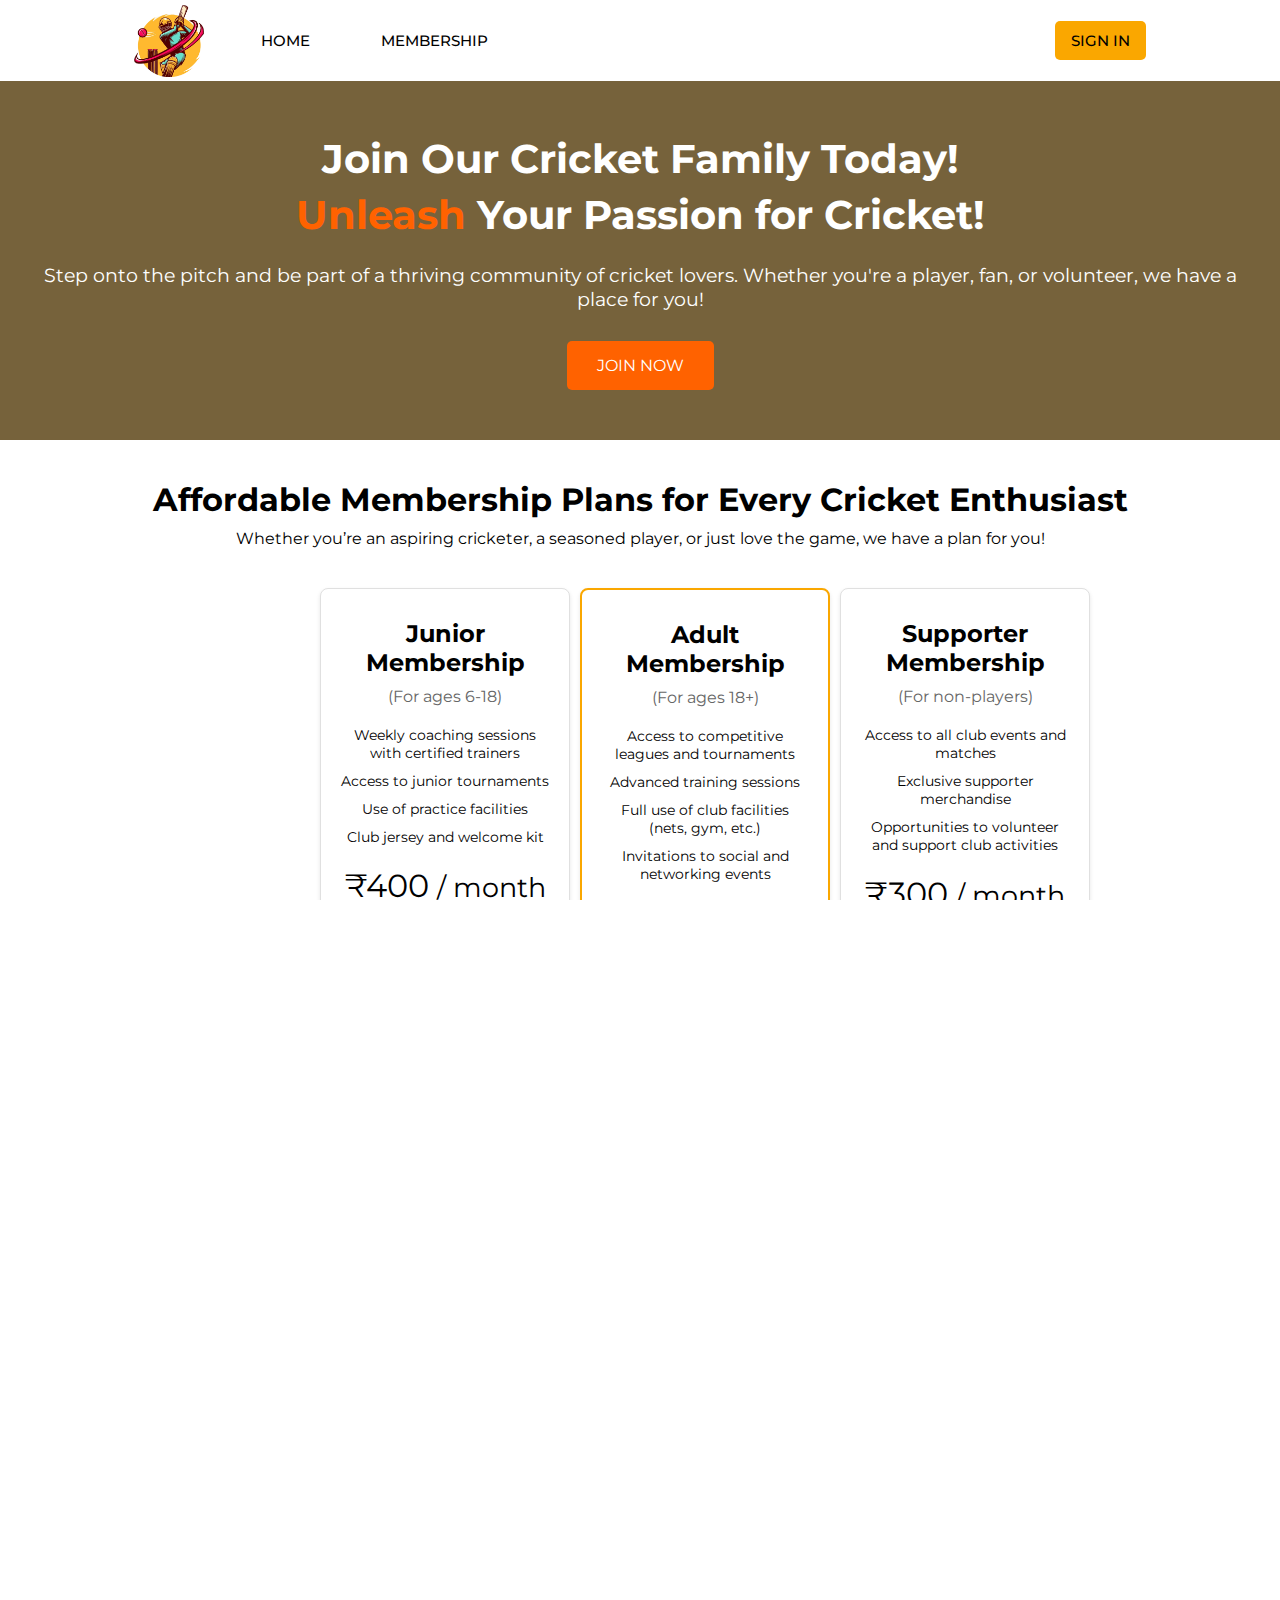
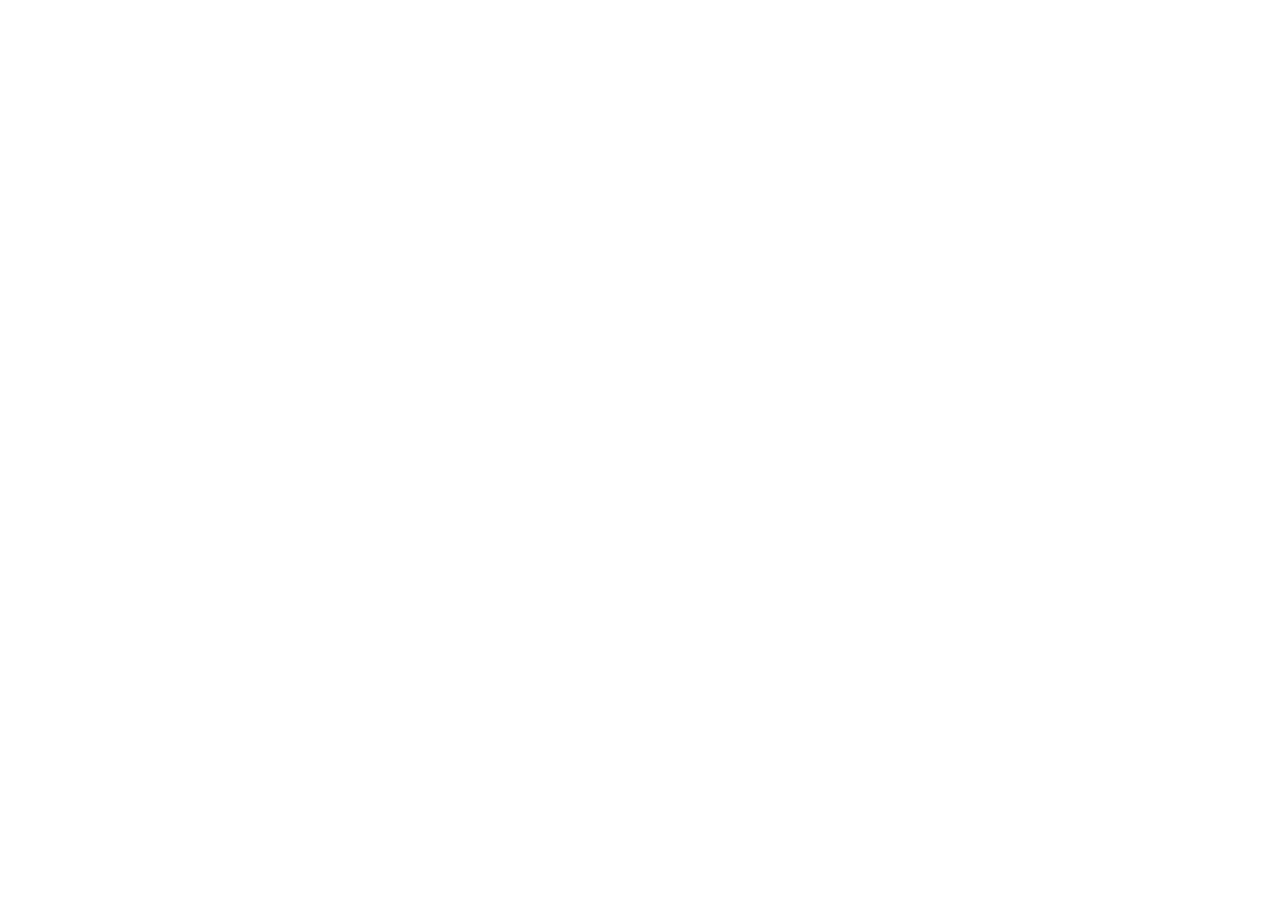
<file: Cricket/public/join.html>
<!DOCTYPE html>
<html lang="en">
<head>
    <meta charset="UTF-8">
    <meta name="viewport" content="width=device-width, initial-scale=1.0">
    <title>Register Now</title>
    <link rel="shortcut icon" href="./src/img/favicon.png" type="image/x-icon">
    <link rel="preconnect" href="https://fonts.googleapis.com">
    <link rel="preconnect" href="https://fonts.gstatic.com" crossorigin>
    <link href="https://fonts.googleapis.com/css2?family=Montserrat:ital,wght@0,100..900;1,100..900&display=swap"
        rel="stylesheet">
    <link rel="stylesheet" href="join.css">
</head>
<body>
    <!-- <video muted loop autoplay src="./src/backgroundVideo.mp4"></video> -->
    <div id="nav">
      <img class="logo-img" src="./src/img/logo.png" alt="Logo">
      <h4><a href="index.html">HOME</a></h4>
      <!-- <h4><a href="#">CRICKET LESSONS</a></h4> -->
      <h4><a href="join.html">MEMBERSHIP</a></h4>
      <h4 class="sign-in"><a href="sign.html">SIGN IN</a></h4>
  </div>
  

    <div id="starttxt">
    <header class="hero-section">
        <h1>Join Our Cricket Family Today!<br> <span class="highlight">Unleash</span> Your Passion for Cricket!</h1>
        <p>Step onto the pitch and be part of a thriving community of cricket lovers. Whether you're a player, fan, or volunteer, we have a place for you!</p>
        <button class="cta-button"><a href="./registration.html">JOIN NOW</a></button>
    </header>

    <section class="partner-section">
        <h2>Affordable Membership Plans for Every Cricket Enthusiast</h2>
        <p>Whether you’re an aspiring cricketer, a seasoned player, or just love the game, we have a plan for you!</p>
    </section>
    </div>


    <div class="pricing-container">
      <!-- Basic Plan -->
      <div class="pricing-plan">
        <!-- <div class="icon">🛴</div> -->
        <h3>Junior Membership</h3>
        <p>(For ages 6-18)</p>
        <ul>
          <li>Weekly coaching sessions with certified trainers </li>
          <li>Access to junior tournaments</li>
          <li>Use of practice facilities</li>
          <li>Club jersey and welcome kit</li>
        </ul>
        <div class="price">₹400 <small>/ month</small></div>
        <button><a href="./registration.html">Pay monthly</a></button>
      </div>
  
      <!-- Standard Plan -->
      <div class="pricing-plan most-popular">
        <!-- <div class="icon">🛵</div> -->
        <h3>Adult Membership</h3>
        <p>(For ages 18+)</p>
        <ul>
          <li>Access to competitive leagues and tournaments</li>
          <li>Advanced training sessions</li>
          <li>Full use of club facilities (nets, gym, etc.)</li>
          <li>Invitations to social and networking events</li>
        </ul>
        <div class="price">₹800 <small>/ month</small></div>
        <button><a href="./registration.html">Pay monthly</a></button>
      </div>
  
      <!-- Premium Plan -->
      <div class="pricing-plan">
        <!-- <div class="icon">🏍️</div> -->
        <h3>Supporter Membership</h3>
        <p>(For non-players)</p>
        <ul>
          <li>Access to all club events and matches</li>
          <li>Exclusive supporter merchandise</li>
          <li>Opportunities to volunteer and support club activities</li>
        </ul>
        <div class="price">₹300 <small>/ month</small></div>
        <button><a href="./registration.html">Pay monthly</a></button>
      </div></div>


      
      <div class="container1">
        <div id="container1_txt"><h1>Why Join</h1><h1 class="highlight" > MAHARAJA CRICKET CLUB?</h1><h1> Discover the Difference!</h1>
        <p>Transform your cricket journey with unparalleled opportunities and unmatched benefits</p>
      </div><br>
        <div class="content">
            <!-- Features Section -->
            <div class="features">
                <div class="feature-item">
                    <img src="./src/img/wallet-money.svg" alt="Low-cost fees">
                    <h3>Exclusive Member Perks</h3>
                    <p>Unlock discounts on cricket gear, access to workshops, and free passes to premium cricket events</p>
                </div>
                <div class="feature-item">
                    <img src="./src/img/scheduled-payouts.svg" alt="Payment Processing">
                    <h3>Pathway to Professional Cricket</h3>
                    <p>Get noticed by top selectors and scouts through our talent development programs and partnerships with professional teams

                    </p>
                </div>
                <div class="feature-item">
                    <img src="./src/img/payment-marketplace.svg" alt="Scheduled Payouts">
                    <h3>Community & Networking</h3>
                    <p>Become part of a passionate cricket community where you can meet like-minded players and make lifelong connections</p>
                </div>
            </div>
            
            <!-- Image Section -->
            <div class="image-section">
                <img src="./src/img/club.jpg" alt="Payout Schedule Example">
            </div>
        </div>
    </div>
    <div id="signup_txt"><button class="cta-button"><a href="./registration.html">SIGN UP</a></button></div>


    <div class="faq-section">
      <!-- <h1>Ask Kotak811</h1> -->
       <br>
      <h2>Frequently Asked Questions</h2>
      <br>
      <div class="faq-item">
        <button onclick="toggleAnswer(this)">1. Can I upgrade my membership later?</button>
        <p class="answer">Yes! You can easily upgrade to a different plan at any time.</p>
      </div>
      <div class="faq-item">
        <button onclick="toggleAnswer(this)">2. Do I need prior cricket experience to join?</button>
        <p class="answer">Not at all! We welcome players of all levels, from beginners to seasoned professionals.</p>
      </div>
      <div class="faq-item">
        <button onclick="toggleAnswer(this)">3. Is there a trial period?</button>
        <p class="answer">Yes, you can join one-week trial session before committing to a full membership.</p>
      </div>
      <div class="faq-item">
        <button onclick="toggleAnswer(this)">4. What is the duration of each training session?</button>
        <p class="answer">Training sessions typically last 1.5 to 2 hours depending on your age group and skill level. However, we also offer flexible training schedules to suit your availability.</p>
      </div>
      <div class="faq-item">
        <button onclick="toggleAnswer(this)">5. How do I get in touch with my coach or team captain?</button>
        <p class="answer">Once you're a member, you'll have access to our member portal, where you can directly message your coach or team captain. You can also communicate by contacting the club directly.</p>
      </div>
    </div>
    <hr>
    

    <footer class="footer-section">
      <div class="container">
        <div class="footer-content">
          <!-- About Section -->
          <div class="footer-about">
            <h3>About Us</h3>
            <p>
              Welcome to MAHARAJA CRICKET CLUB, a place where passion meets
              professionalism. Join us to hone your skills, participate in
              exciting matches, and be part of a vibrant cricketing community.
            </p>
          </div>
    
          <!-- Quick Links Section -->
          <div class="footer-links">
            <h3>Quick Links</h3>
            <ul>
              <li><a href="/sign.html">Login</a></li>
              <li><a href="/index.html">Home</a></li>
              <li><a href="#facilities">About</a></li>
              <li><a href="#contact">Contact</a></li>
            </ul>
          </div>
    
          <!-- Contact Section -->
          <div class="footer-contact">
            <h3>Contact Us</h3>
            <p><strong>Email:</strong> info@yourcricketclub.com</p>
            <p><strong>Phone:</strong> +123 456 7890</p>
            <p><strong>Address:</strong> 123 Cricket Lane, Sports City</p>
          </div>
        </div>
    
        <div class="footer-bottom">
          <p>&copy; 2024 MAHARAJA CRICKET CLUB. All Rights Reserved.</p>
        </div>
      </div>
    </footer>
    



    <script>
      function toggleAnswer(button) {
        const answer = button.nextElementSibling;
        if (answer.style.display === "block") {
          answer.style.display = "none";
        } else {
          answer.style.display = "block";
        }
      }
    </script>
</body>
</html>
</file>
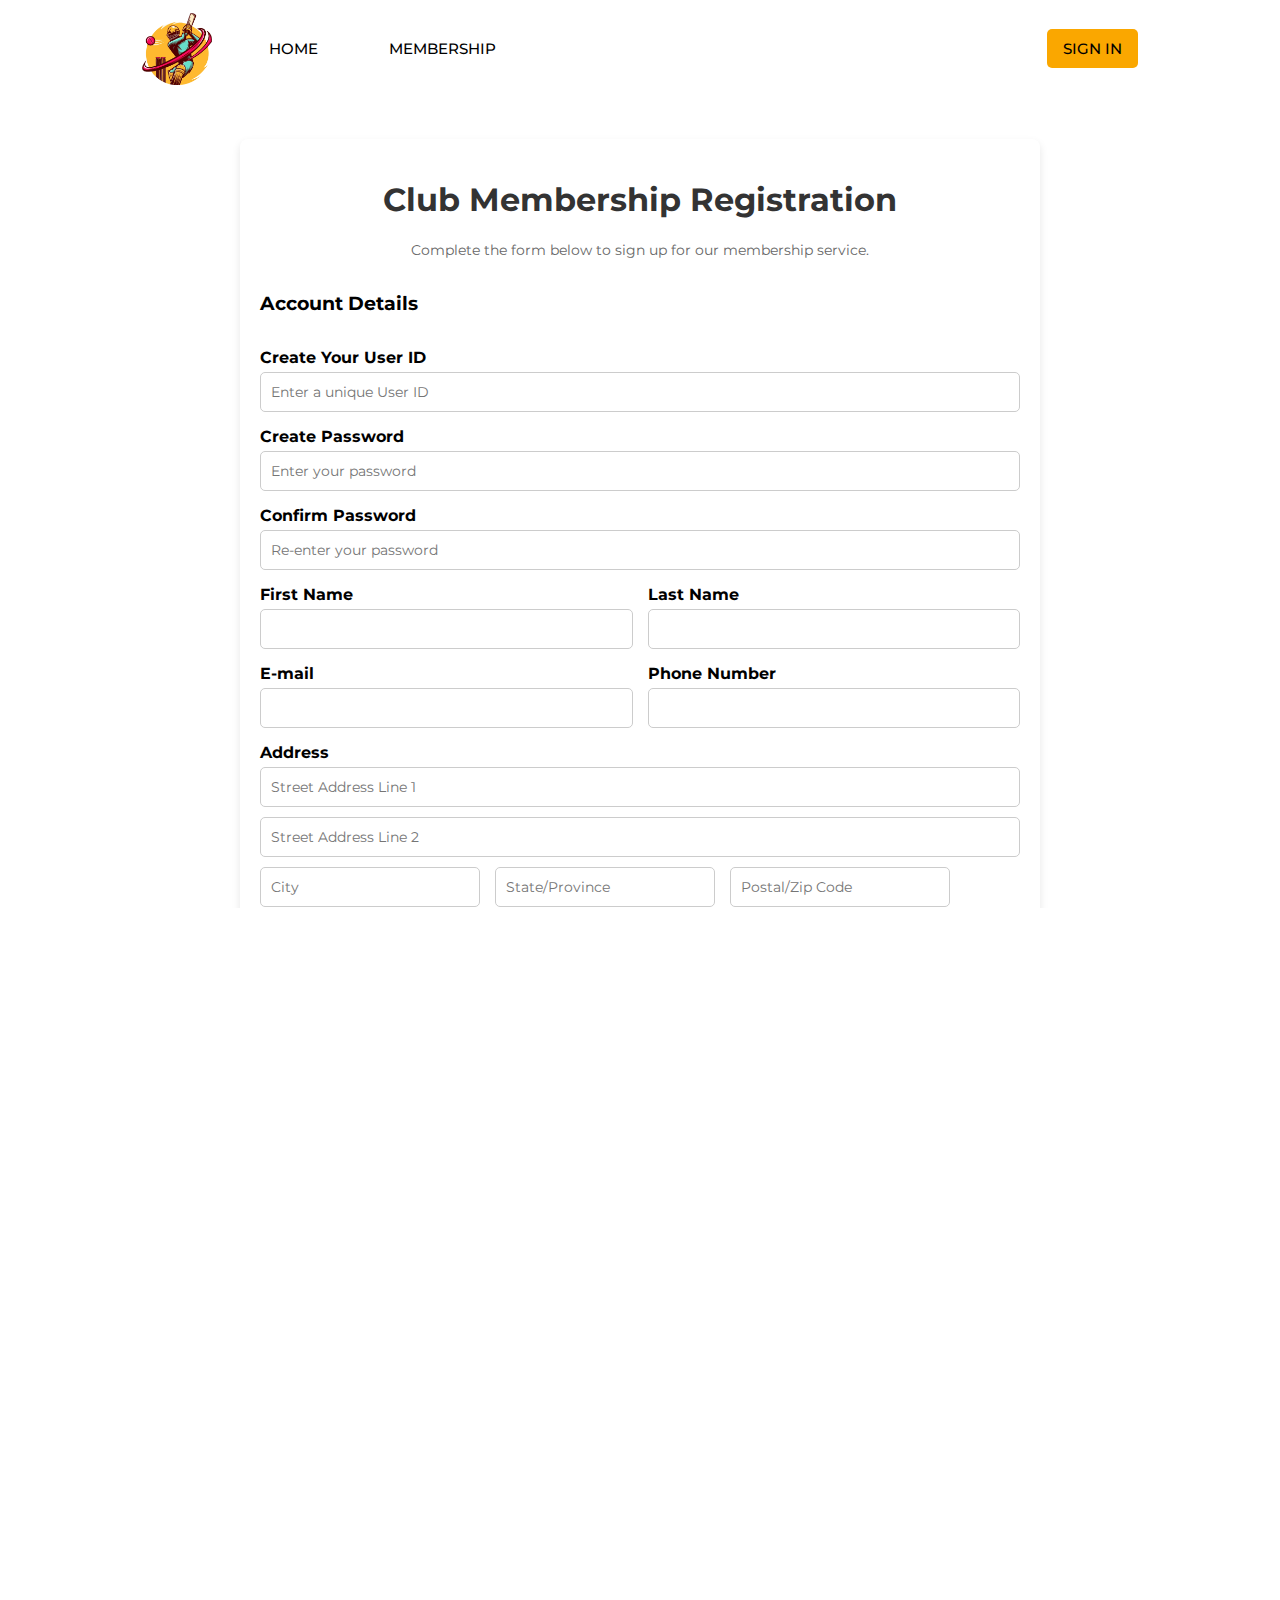
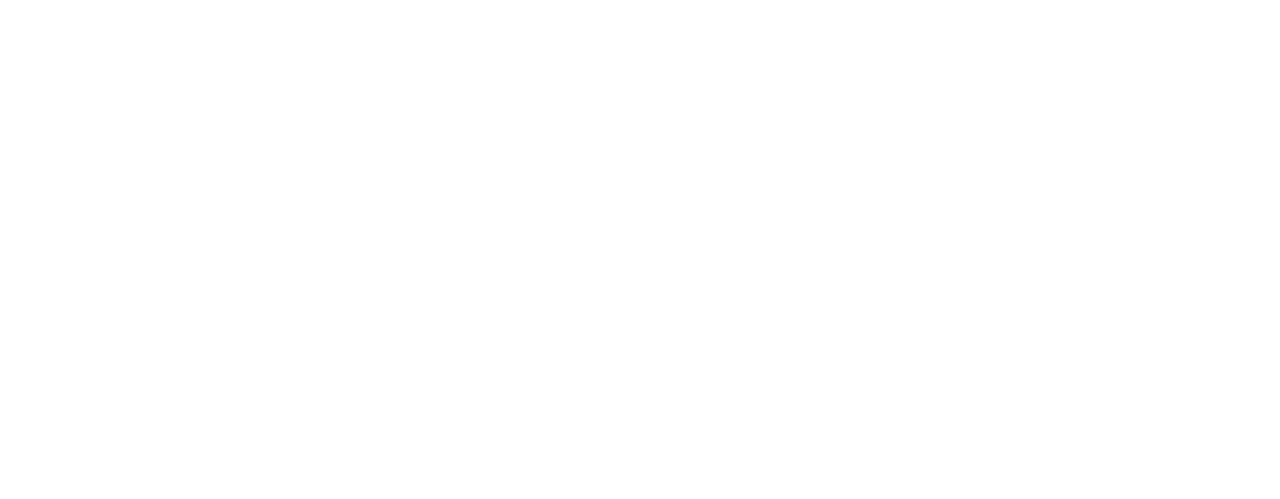
<file: Cricket/public/registration.html>
<!DOCTYPE html>
<html lang="en">
<head>
    <meta charset="UTF-8">
    <meta name="viewport" content="width=device-width, initial-scale=1.0">
    <title>Club Membership Registration</title>
    <link rel="shortcut icon" href="./src/img/favicon.png" type="image/x-icon">
    <link rel="preconnect" href="https://fonts.googleapis.com">
    <link rel="preconnect" href="https://fonts.gstatic.com" crossorigin>
    <link href="https://fonts.googleapis.com/css2?family=Montserrat:ital,wght@0,100..900;1,100..900&display=swap"
        rel="stylesheet">
<style>
        
* {
    box-sizing: border-box;
    font-family: montserrat;
}

body,
html {
    height: 100%;
    overflow-x: hidden
}
  
body::-webkit-scrollbar {
    display: block;
    width: .5vw;
    background: #fff
}
  
  /* body::-webkit-scrollbar-thumb {
    background-color: #d2691e;
    border-radius: .2vw
  } */
#nav {
    display: flex;
    z-index: 100;
    height: 9vh;
    gap: 3.25vw;
    padding: 0 10.5vw;
    justify-items: flex-start;
    align-items: center;
    transition: .1s linear;
}
#nav a {
  text-decoration: none;
}

#nav .sign-in {
  margin-left: auto;
  background-color: #faa700;
  padding: 10px 1px; 
  border-radius: 5px; 
}


#nav .sign-in a:hover {
  background-color: #d2691e;
  color: #ffffff;
  box-shadow: 0 4px 10px rgba(255, 0, 0, 0.5);
}

#nav h4 a {
  text-decoration: none;
  color: #000; 
  padding: 10px 15px; 
  border-radius: 5px; 
}

#nav h4 a:hover {
  background-color: #edecec; 
}

#nav a:visited {
  color: #000;
}

#nav h4 {
    font-size: 95%;
    font-weight: 500;
    transition: .2s linear;
}

#nav h4:hover {
    color: var(--hov);
    text-shadow: 2px 2px 6px #000;
}

.logo-img {
    height: 8vh
}

.logo-img:hover {
    height: 11vh
}

.container {
    max-width: 800px;
    margin: 50px auto;
    padding: 20px;
    background: white;
    box-shadow: 0 4px 8px rgba(0, 0, 0, 0.1);
    border-radius: 8px;
}
h1 {
    text-align: center;
    color: #333;
}
p {
    text-align: center;
    color: #666;
    font-size: 14px;
}
form {
    display: flex;
    flex-direction: column;
    gap: 15px;
}
.form-group {
    display: flex;
    flex-direction: column;
}
label {
    font-weight: bold;
    margin-bottom: 5px;
}
input[type="text"],
input[type="email"],
input[type="tel"],
input[type="password"],
select,
textarea {
    padding: 10px;
    font-size: 14px;
    border: 1px solid #ccc;
    border-radius: 5px;
}
.form-row {
    display: flex;
    gap: 15px;
}
.form-row .form-group {
    flex: 1;
}
.radio-group, .checkbox-group {
    display: flex;
    flex-direction: column;
    gap: 5px;
}

.checkbox-container input, .radio-container input {
    width: 20px;
    height: 13px;
}

.section {
    margin-top: 20px;
}
.section h3 {
    margin-bottom: 10px;
    color: #555;
}
.button {
    display: block;
    width: 100%;
    padding: 10px;
    background-color: #ff6200;
    color: white;
    border: none;
    border-radius: 5px;
    cursor: pointer;
    font-size: 16px;
    font-weight: bold;
    text-align: center;
}
.button:hover {
    background-color: #e55900;
}

.note {
    background-color: #f5f5f5;
    padding: 15px;
    border-radius: 5px;
    font-size: 0.9em;
    text-align: center;
    color: #555;
    margin-bottom: 20px;
}

.single-line {
    display: flex;
    align-items: center;
    gap: 10px; 
}

.single-line .form-group {
    flex: 1;
}

.single-line label {
    display: block;
    margin-bottom: 5px; 
}

</style>
</head>
<body>

    <div id="nav">
        <img class="logo-img" src="./src/img/logo.png" alt="Logo">
        <h4><a href="index.html">HOME</a></h4>
        <!-- <h4><a href="#">CRICKET LESSONS</a></h4> -->
        <h4><a href="join.html">MEMBERSHIP</a></h4>
        <h4 class="sign-in"><a href="sign.html">SIGN IN</a></h4>
    </div>




    <div class="container">
        <h1>Club Membership Registration</h1>
        <p>Complete the form below to sign up for our membership service.</p>
        <form action="#" method="post">

            <!-- <div class="form-group"> -->
                <h3>Account Details</h3>
            <div class="form-group">
                <label for="user-id">Create Your User ID</label>
                <input type="text" id="user-id" name="user-id" placeholder="Enter a unique User ID" minlength="4" maxlength="20" required>
            </div>
            <div class="form-group">
                <label for="password">Create Password</label>
                <input type="password" id="password" name="password" placeholder="Enter your password" minlength="6" required>
            </div>
            <div class="form-group">
                <label for="confirm-password">Confirm Password</label>
                <input type="password" id="confirm-password" name="confirm-password" placeholder="Re-enter your password" minlength="6" required>
            </div>
            <!-- </div> -->




            <!-- Name Section -->
            <div class="form-row">
                <div class="form-group">
                    <label for="first-name">First Name</label>
                    <input type="text" id="first-name" name="first-name" required>
                </div>
                <div class="form-group">
                    <label for="last-name">Last Name</label>
                    <input type="text" id="last-name" name="last-name" required>
                </div>
            </div>

            <!-- Contact Section -->
            <div class="form-row">
                <div class="form-group">
                    <label for="email">E-mail</label>
                    <input type="email" id="email" name="email" required>
                </div>
                <div class="form-group">
                    <label for="phone-number">Phone Number</label>
                    <input type="tel" id="phone-number" name="phone-number" required>
                </div>
            </div>

            <!-- Address Section -->
            <div class="form-group">
                <label for="address">Address</label>
                <input type="text" id="address" name="address" placeholder="Street Address Line 1" required>
                <input type="text" name="address2" placeholder="Street Address Line 2" style="margin-top: 10px;">
                <div class="form-row" style="margin-top: 10px;">
                    <input type="text" name="city" placeholder="City">
                    <input type="text" name="state" placeholder="State/Province">
                    <input type="text" name="zip" placeholder="Postal/Zip Code">
                </div>
            </div>

            <!-- Birth Date -->
            <div id="birthDate">
                <div class="form-row single-line">
                    <div class="form-group">
                        <label for="month">Month</label>
                        <select name="month" id="month" required>
                            <option value="" disabled selected>Month</option>
                            <option value="January">January</option>
                            <option value="February">February</option>
                            <option value="March">March</option>
                            <option value="April">April</option>
                            <option value="May">May</option>
                            <option value="June">June</option>
                            <option value="July">July</option>
                            <option value="August">August</option>
                            <option value="September">September</option>
                            <option value="October">October</option>
                            <option value="November">November</option>
                            <option value="December">December</option>
                        </select>
                    </div>
                    <div class="form-group">
                        <label for="day">Day</label>
                        <select name="day" id="day" required>
                            <option value="">Day</option>
                            <!-- Days 1-31 -->
                            <script>
                                for (let i = 1; i <= 31; i++) {
                                    document.write(`<option value="${i}">${i}</option>`);
                                }
                            </script>
                        </select>
                    </div>
                    <div class="form-group">
                        <label for="year">Year</label>
                        <select name="year" id="year" required>
                            <script>
                                const currentYear = new Date().getFullYear();
                                for (let i = currentYear; i >= 1900; i--) {
                                    document.write(`<option value="${i}">${i}</option>`);
                                }
                            </script>
                        </select>
                    </div>
                </div>
            </div>
            

            <!-- Other Questions -->
            <div class="form-group">
                <label>Where did you hear about us?</label>
                <div class="checkbox-group">
                    <label><input type="checkbox" name="referral" value="Friend"> A friend or colleague</label>
                    <label><input type="checkbox" name="referral" value="Google"> Google</label>
                    <label><input type="checkbox" name="referral" value="Blog Post">Blog Post</label>
                    <label><input type="checkbox" name="referral" value="News Article">News Article</label>
                    <label><input type="checkbox" name="referral" value="Other">Other</label>
                </div>
            </div>

            <!-- Membership Type -->
            <div class="form-group">
                <label>Membership Type</label>
                <div class="radio-group">
                    <label><input type="radio" name="membership" value="Junior">Junior Membership</label>
                    <label><input type="radio" name="membership" value="Senior">Adult Membership</label>
                    <label><input type="radio" name="membership" value="Supporter">Supporter</label>
                </div>
            </div>

            <div class="form-group">
                <label>Preferred way to contact</label>
                <div class="radio-group">
                    <label><input type="radio" name="membership" value="Email">Email</label>
                    <label><input type="radio" name="membership" value="Phone">Phone</label>
                    <label><input type="radio" name="membership" value="Any">Any</label>
                </div>
            </div>

            <!-- Rules and Privacy -->
            <div class="section">
                <hr>
                <h3>Membership Rules</h3>
                 <ul>
                    <li>Membership is available to anyone 6 years of age or older.</li>
                    <li>You must provide accurate and truthful information during registration.</li>
                    <li>You promise NOT to use the membership for fraudulent activities or to maintain more than one account.</li>
                </ul>
                <div class="checkbox-container">
                <label><input type="checkbox" name="rules" required> I have read and accepted the rules.</label></div>
            </div>

            

            <div class="section">
            <hr>
            <h1>Privacy Policy</h1>
            <p>Please reach out and read our Privacy Policy in order to understand how your information is used and shared, and check below if you accept the policy.</p>
            <br>
            <div class="checkbox-container">
            <input type="checkbox" id="privacy-policy" required>
            <label for="privacy-policy">I have read, understood, and accepted the PRIVACY POLICY for membership.</label>
            </div>
            <br>
            <div class="note">
            <p>Once you submit your application, check your email for email validation!.</p>
            <p><strong>Thank you!</strong></p>
            </div>

            <!-- Submit -->
            <button type="submit" class="button">Submit Application</button>
        </form>
    </div>



    <script>
        document.querySelector("form").addEventListener("submit", function (event) {
            const password = document.getElementById("password").value;
            const confirmPassword = document.getElementById("confirm-password").value;
    
            if (password !== confirmPassword) {
                event.preventDefault(); // Prevent form submission
                alert("Passwords do not match. Please try again.");
            }
        });
    </script>
    
</body>
</html>
</file>
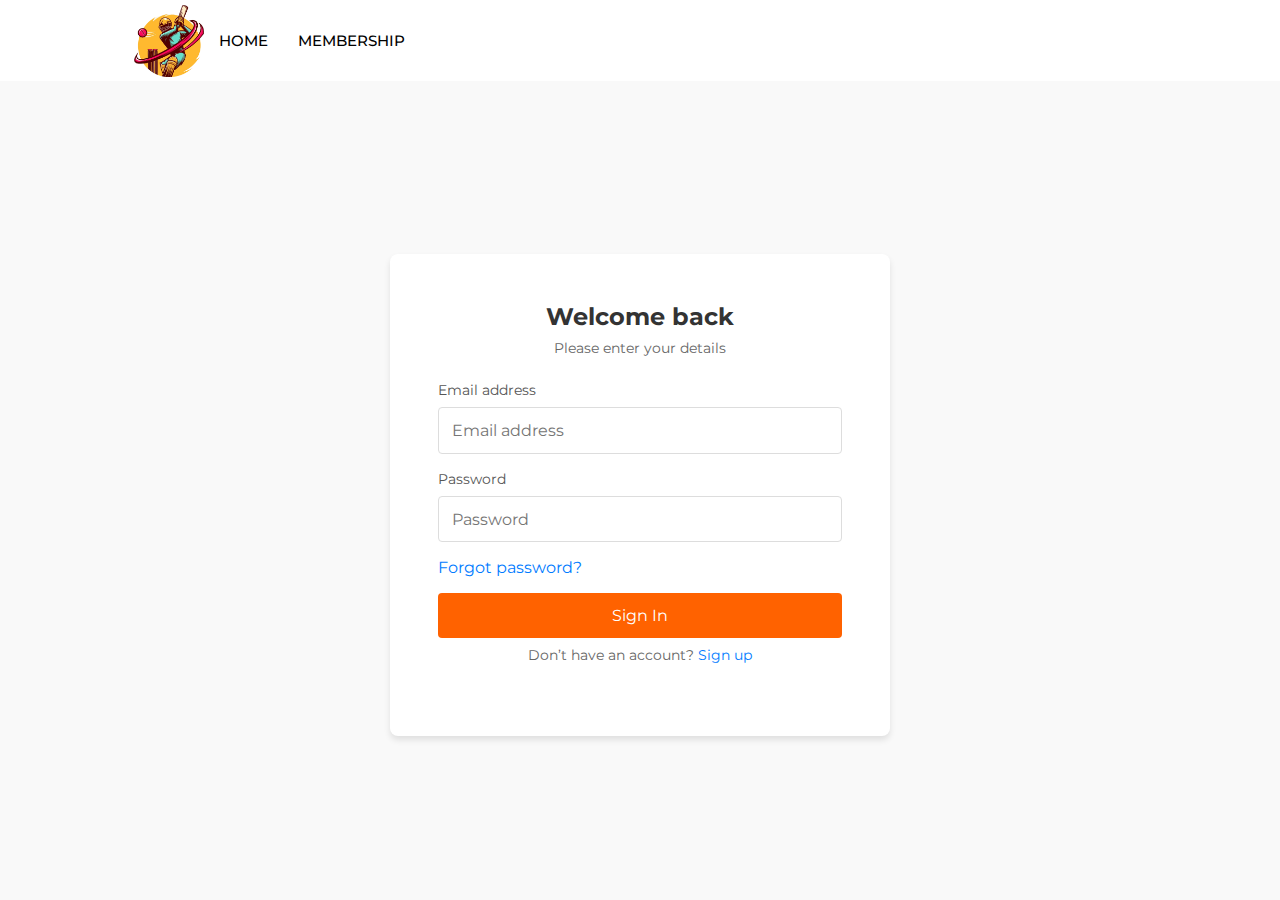
<file: Cricket/public/sign.html>
<!DOCTYPE html>
<html lang="en">
<head>
  <meta charset="UTF-8">
  <meta name="viewport" content="width=device-width, initial-scale=1.0">
  <title>Login Form</title>
  <link rel="shortcut icon" href="./src/img/favicon.png" type="image/x-icon">
    <link rel="preconnect" href="https://fonts.googleapis.com">
    <link rel="preconnect" href="https://fonts.gstatic.com" crossorigin>
    <link href="https://fonts.googleapis.com/css2?family=Montserrat:ital,wght@0,100..900;1,100..900&display=swap"
        rel="stylesheet">
  <link rel="stylesheet" href="sign.css">
</head>
<body>
    <div id="nav">
        <img class="logo-img" src="./src/img/logo.png" alt="Logo">
        <h4><a href="index.html">HOME</a></h4>
        <!-- <h4><a href="#">CRICKET LESSONS</a></h4> -->
        <h4><a href="join.html">MEMBERSHIP</a></h4>
        <!-- <h4 class="sign-in"><a href="#">SIGN IN</a></h4> -->
    </div>    
  <div class="login-container">
    <form class="login-form">
      <h2>Welcome back</h2>
      <p>Please enter your details</p>
      <div class="form-group">
        <label for="email">Email address</label>
        <input type="email" id="email" placeholder="Email address" required>
      </div>
      <div class="form-group">
        <label for="password">Password</label>
        <input type="password" id="password" placeholder="Password" required>
      </div>
      <div class="options">
        <a href="#" class="forgot-password">Forgot password?</a>
      </div>
      <button type="submit" class="btn-primary">Sign In</button>
      <p>Don’t have an account? <a href="registration.html">Sign up</a></p>
    </form>
  </div>
</body>
</html>
</file>
<file: Cricket/public/join.css>
* {
    margin: 0;
    padding: 0;
    box-sizing: border-box;
    font-family: montserrat;

  }

  body,
  html {
      height: 100%;
      overflow-x: hidden
  }
  
  body::-webkit-scrollbar {
      display: block;
      width: .5vw;
      background: #fff
  }
  
  body::-webkit-scrollbar-thumb {
      background-color: #d2691e;
      border-radius: .2vw
  }


#nav {
    display: flex;
    z-index: 100;
    height: 9vh;
    gap: 3.25vw;
    padding: 0 10.5vw;
    justify-items: flex-start;
    align-items: center;
    transition: .1s linear;
}
#nav a {
  text-decoration: none;
}

#nav .sign-in {
  margin-left: auto;
  background-color: #faa700;
  padding: 10px 1px; 
  border-radius: 5px; 
}


#nav .sign-in a:hover {
  background-color: #d2691e;
  color: #ffffff;
  box-shadow: 0 4px 10px rgba(255, 0, 0, 0.5);
}

#nav h4 a {
  text-decoration: none;
  color: #000; 
  padding: 10px 15px; 
  border-radius: 5px; 
}

#nav h4 a:hover {
  background-color: #edecec; 
}

#nav a:visited {
  color: #000;
}

#nav h4 {
    font-size: 95%;
    font-weight: 500;
    transition: .2s linear;
}

#nav h4:hover {
    color: var(--hov);
    text-shadow: 2px 2px 6px #000;
}

.logo-img {
    height: 8vh
}

.logo-img:hover {
    height: 11vh
}

  
  .pricing-container {
    display: flex;
    gap: 10px;
    color: #000;
    margin-left: 25%;
  }
  .pricing-plan {
    background: #fff;
    border: 1px solid #e0e0e0;
    border-radius: 8px;
    padding: 20px;
    width: 250px;
    box-shadow: 0 2px 4px rgba(0, 0, 0, 0.1);
    text-align: center;
  }
  .pricing-plan a {
    text-decoration: none;
    color: #ffffff;
  }

  .pricing-plan.most-popular {
    border: 2px solid #faa700;
  }
  .pricing-plan .icon {
    margin-bottom: 20px;
  }
  .pricing-plan h3 {
    font-size: 1.5em;
    margin: 10px 0;
  }
  .pricing-plan p {
    color: #666;
    margin: 10px 0 20px;
  }
  .pricing-plan ul {
    list-style: none;
    padding: 0;
    margin: 0;
  }
  .pricing-plan ul li {
    margin: 10px 0;
    font-size: 0.9em;
  }
  .pricing-plan .price {
    font-size: 2em;
    margin: 20px 0;
  }
  .pricing-plan button {
    background-color: #faa700;
    /* color: #000; */
    border: none;
    padding: 10px 20px;
    border-radius: 5px;
    cursor: pointer;
    font-size: 1em;
  }
  .pricing-plan button:hover {
    background-color: #a1741a;
  }

  /* video {
    z-index: -1;
    object-fit: cover;
    height: 100%;
    position: fixed;
    width: 100%;
    background-color: rgba(0, 0, 0, .4);
} */


.hero-section {
  background-color: #76623b;
  text-align: center;
  padding: 50px 20px;
}

.hero-section h1 {
  font-size: 2.5rem;
  margin-bottom: 20px;
  line-height: 1.4;
}

.highlight {
  color: #ff6200;
}

.hero-section p {
  font-size: 1.2rem;
  margin-bottom: 30px;
}

.cta-button {
  background-color: #ff6200;
  color: #ffffff;
  border: none;
  padding: 15px 30px;
  font-size: 1rem;
  cursor: pointer;
  border-radius: 5px;
  transition: background-color 0.3s;
}

.cta-button a {
  text-decoration: none;
  color: #ffffff;
}

#signup_txt{
  text-align: center;
}

#ignup_txt a {
  text-decoration: none;
}

.cta-button:hover {
  background-color: #e55900;
}

.partner-section {
  text-align: center;
  padding: 40px 20px;
  background-color: #ffffff;
  color: #000;
}

.partner-section h2 {
  font-size: 2rem;
  margin-bottom: 10px;
}

.partner-section p {
  font-size: 1rem;
}

#starttxt{
  margin: 0;
  font-family: Arial, sans-serif;
  color: #ffffff;
  background-color: #f5f5f5;
}



.container1 {
  width: 80%;
  margin: 0 auto;
  padding: 40px 0;
}

#container1_txt{
  text-align: center;
}



.content {
  display: flex;
  flex-wrap: wrap;
  align-items: center;
  justify-content: space-between;
}
.features {
  width: 60%;
}
.feature-item {
  background-color: #f9f9f9;
  padding: 20px;
  border-radius: 10px;
  box-shadow: 0 2px 5px rgba(0, 0, 0, 0.1);
  margin-bottom: 20px;
}
.feature-item img {
  width: 40px;
  margin-bottom: 15px;
}
.feature-item h3 {
  font-size: 1.5rem;
  margin-bottom: 10px;
  color: #2c2c2c;
}
.feature-item p {
  font-size: 1rem;
  color: #555;
}
.image-section {
  width: 35%;
  display: flex;
  justify-content: center;
}
.image-section img {
  max-width: 100%;
  border-radius: 10px;
  box-shadow: 0 2px 5px rgba(0, 0, 0, 0.1);
}


.faq-section {
  margin: 1%;
}
.faq-item {
  border-bottom: 1px solid #ddd;
  padding: 10px 0;
}
.faq-item button {
  width: 100%;
  text-align: left;
  background: none;
  border: none;
  font-size: 16px;
  font-weight: bold;
  cursor: pointer;
  outline: none;
}
.faq-item button:hover {
  color: #d0021b;
}
.faq-item .answer {
  display: none;
  margin-top: 5px;
  color: #555;
}






/* Footer Section Styling */
.footer-section {
  background-color: #2c3e50;
  color: #ffffff;
  padding: 40px 20px;
}

.footer-section h3 {
  font-size: 1.5rem;
  margin-bottom: 15px;
  color: #f39c12;
}

.footer-section p {
  line-height: 1.6;
  color: #bdc3c7;
}

.footer-content {
  display: flex;
  justify-content: space-between;
  flex-wrap: wrap;
  gap: 30px;
}

.footer-about,
.footer-links,
.footer-contact {
  flex: 1;
  min-width: 250px;
}

.footer-links ul {
  list-style: none;
  padding: 0;
}

.footer-links ul li {
  margin-bottom: 10px;
}

.footer-links ul li a {
  text-decoration: none;
  color: #bdc3c7;
  transition: color 0.3s;
}

.footer-links ul li a:hover {
  color: #f39c12;
}

.social-icons a {
  margin-right: 10px;
  display: inline-block;
}

.social-icons img {
  width: 24px;
  height: 24px;
  filter: brightness(0) invert(1);
  transition: transform 0.3s;
}

.social-icons img:hover {
  transform: scale(1.2);
}

.footer-bottom {
  text-align: center;
  margin-top: 30px;
  border-top: 1px solid #bdc3c7;
  padding-top: 15px;
  color: #bdc3c7;
  font-size: 0.9rem;
}
</file>
<file: Cricket/public/sign.css>
* {
    margin: 0;
    padding: 0;
    box-sizing: border-box;
    font-family: montserrat;

  }


  body {
    display: flex;
    /* flex-direction: column; */
    justify-content: center;
    align-items: center;
    height: 100vh;
    margin: 0;
    background-color: #f9f9f9;
    overflow: hidden;
}

/* body::-webkit-scrollbar {
    display: block;
    width: .5vw;
    background: #fff
}

body::-webkit-scrollbar-thumb {
    background-color: #d2691e;
    border-radius: .2vw
} */


#nav {
    display: flex;
    position: fixed;
    top: 0;
    left: 0;
    width: 100%;
    height: 9vh;
    padding: 0 10.5vw;
    align-items: center;
    z-index: 100;
    background-color: #fff;
    /* box-shadow: 0 2px 5px rgba(0, 0, 0, 0.1); */
}
#nav a {
text-decoration: none;
}

/* #nav .sign-in {
margin-left: auto;
background-color: #faa700;
padding: 10px 1px; 
border-radius: 5px; 
} */


/* #nav .sign-in a:hover {
background-color: #d2691e;
color: #ffffff;
box-shadow: 0 4px 10px rgba(255, 0, 0, 0.5);
} */

#nav h4 a {
text-decoration: none;
color: #000; 
padding: 10px 15px; 
border-radius: 5px; 
}

#nav h4 a:hover {
background-color: #edecec; 
}

#nav a:visited {
color: #000;
}

#nav h4 {
  font-size: 95%;
  font-weight: 500;
  transition: .2s linear;
}

#nav h4:hover {
  color: var(--hov);
  text-shadow: 2px 2px 6px #000;
}

.logo-img {
  height: 8vh
}

.logo-img:hover {
  height: 11vh
}





  
.login-container {
    margin-top: 10vh; /* Add margin to clear the navbar */
    background: #fff;
    padding: 3rem;
    border-radius: 8px;
    box-shadow: 0 4px 6px rgba(0, 0, 0, 0.1);
    width: 500px;
    text-align: center;
}
  
  .login-form h2 {
    margin: 0 0 0.5rem;
    color: #333;
  }
  
  .login-form p {
    margin: 0 0 1.5rem;
    color: #666;
  }
  
  .form-group {
    margin-bottom: 1rem;
    text-align: left;
  }
  
  label {
    display: block;
    margin-bottom: 0.5rem;
    font-size: 0.9rem;
    color: #555;
  }
  
  input {
    width: 100%;
    padding: 0.8rem;
    border: 1px solid #ddd;
    border-radius: 4px;
    font-size: 1rem;
  }
  
  .options {
    display: flex;
    /* justify-content: space-between; */
    align-items: center;
    /* font-size: 0.85rem; */
    color: #666;
    margin-bottom: 1rem;
  }
  
  .forgot-password {
    color: #007bff;
    text-decoration: none;
  }
  
  .forgot-password:hover {
    text-decoration: underline;
  }
  
  .btn-primary, .btn-google {
    width: 100%;
    padding: 0.8rem;
    margin-bottom: 0.5rem;
    border: none;
    border-radius: 4px;
    font-size: 1rem;
    cursor: pointer;
  }
  
  .btn-primary {
    background-color: #ff6200;
    color: #fff;
  }
  
  .btn-primary:hover {
    background-color: #e55900;
  }
  
  .btn-google {
    background-color: #fff;
    color: #555;
    border: 1px solid #ddd;
  }
  
  .btn-google:hover {
    background-color: #f5f5f5;
  }
  
  p {
    font-size: 0.9rem;
    color: #666;
  }
  
  p a {
    color: #007bff;
    text-decoration: none;
  }
  
  p a:hover {
    text-decoration: underline;
  }
</file>
